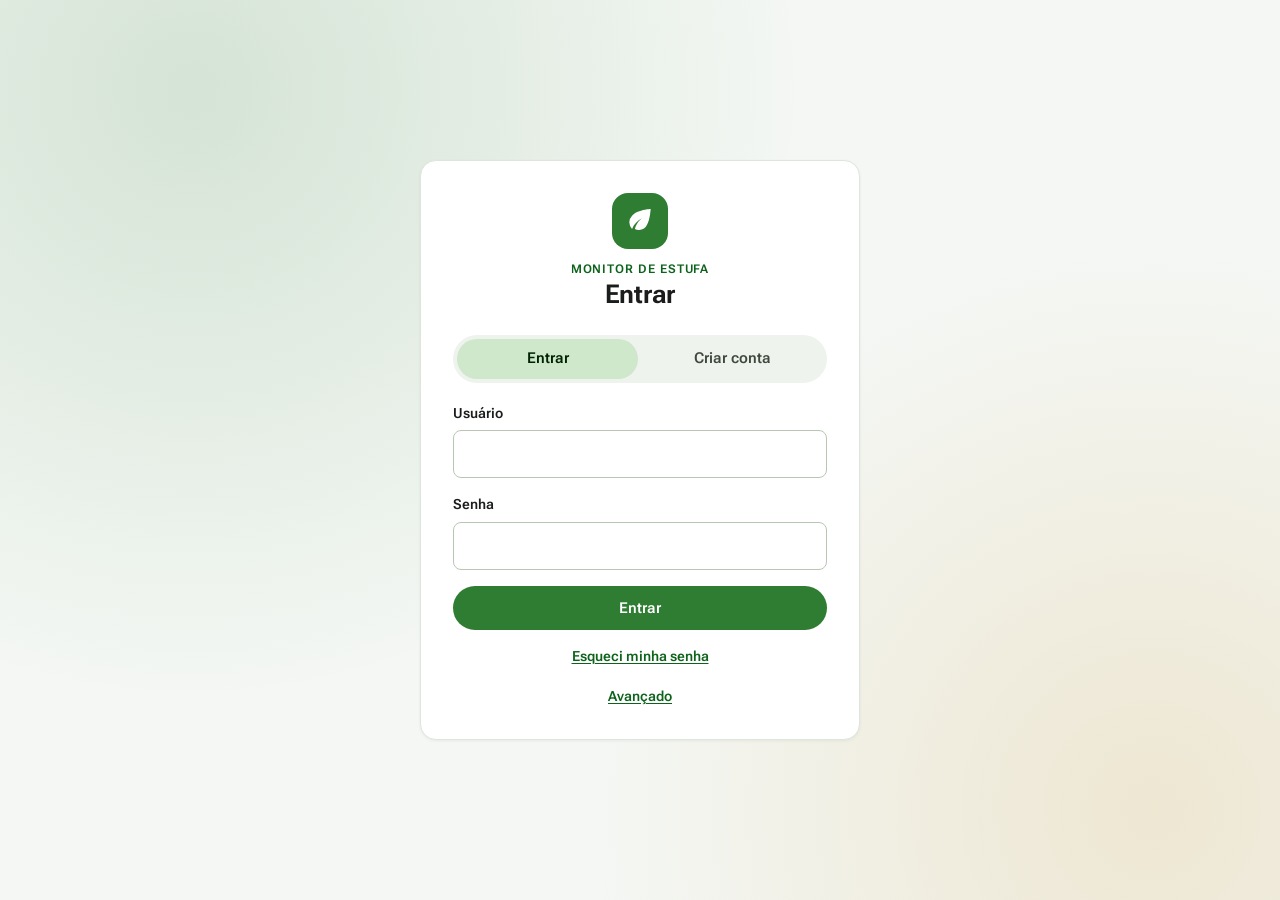
<file: frontend/index.html>
<!doctype html>
<html lang="pt-BR">
  <head>
    <meta charset="UTF-8" />
    <meta name="viewport" content="width=device-width, initial-scale=1.0, viewport-fit=cover" />
    <meta name="description" content="Painel de monitoramento de temperatura e umidade das estufas de secagem de tabaco." />
    <meta name="theme-color" content="#2e7d32" />
    <title>Monitor de Estufa</title>
    <link rel="icon" href="data:image/svg+xml,%3Csvg xmlns='http://www.w3.org/2000/svg' viewBox='0 0 24 24'%3E%3Crect width='24' height='24' rx='6' fill='%232e7d32'/%3E%3Cpath fill='%23fff' d='M7.05 9.05a6 6 0 0 0-.02 8.47c1.26-2.91 3.5-5.35 6.31-6.8a13.67 13.67 0 0 0-4.63 6.66c2.23 1.05 4.97.67 6.81-1.17C18.6 13.13 19 4.43 19 4.43s-8.7.4-11.95 4.62z'/%3E%3C/svg%3E" />
    <link rel="preconnect" href="https://fonts.googleapis.com" />
    <link rel="preconnect" href="https://fonts.gstatic.com" crossorigin />
    <link rel="stylesheet" href="https://fonts.googleapis.com/css2?family=Roboto+Flex:opsz,wght@8..144,400..700&display=swap" />
    <link rel="stylesheet" href="css/styles.css" />
    <script>
      // Aplica o tema salvo antes de desenhar a página, para não piscar.
      try {
        const theme = JSON.parse(localStorage.getItem("monitor.prefs") || "{}").theme;
        if (theme === "light" || theme === "dark") document.documentElement.dataset.theme = theme;
      } catch (_) {}
    </script>
  </head>
  <body>
    <div id="app" aria-live="polite">
      <div class="boot">
        <div class="boot-spinner" aria-hidden="true"></div>
        <p>Carregando o painel…</p>
      </div>
    </div>
    <div id="toasts" class="toasts" role="status" aria-live="polite"></div>
    <noscript>
      <p class="noscript">Ative o JavaScript do navegador para usar o painel.</p>
    </noscript>
    <script type="module" src="js/main.js"></script>
  </body>
</html>
</file>
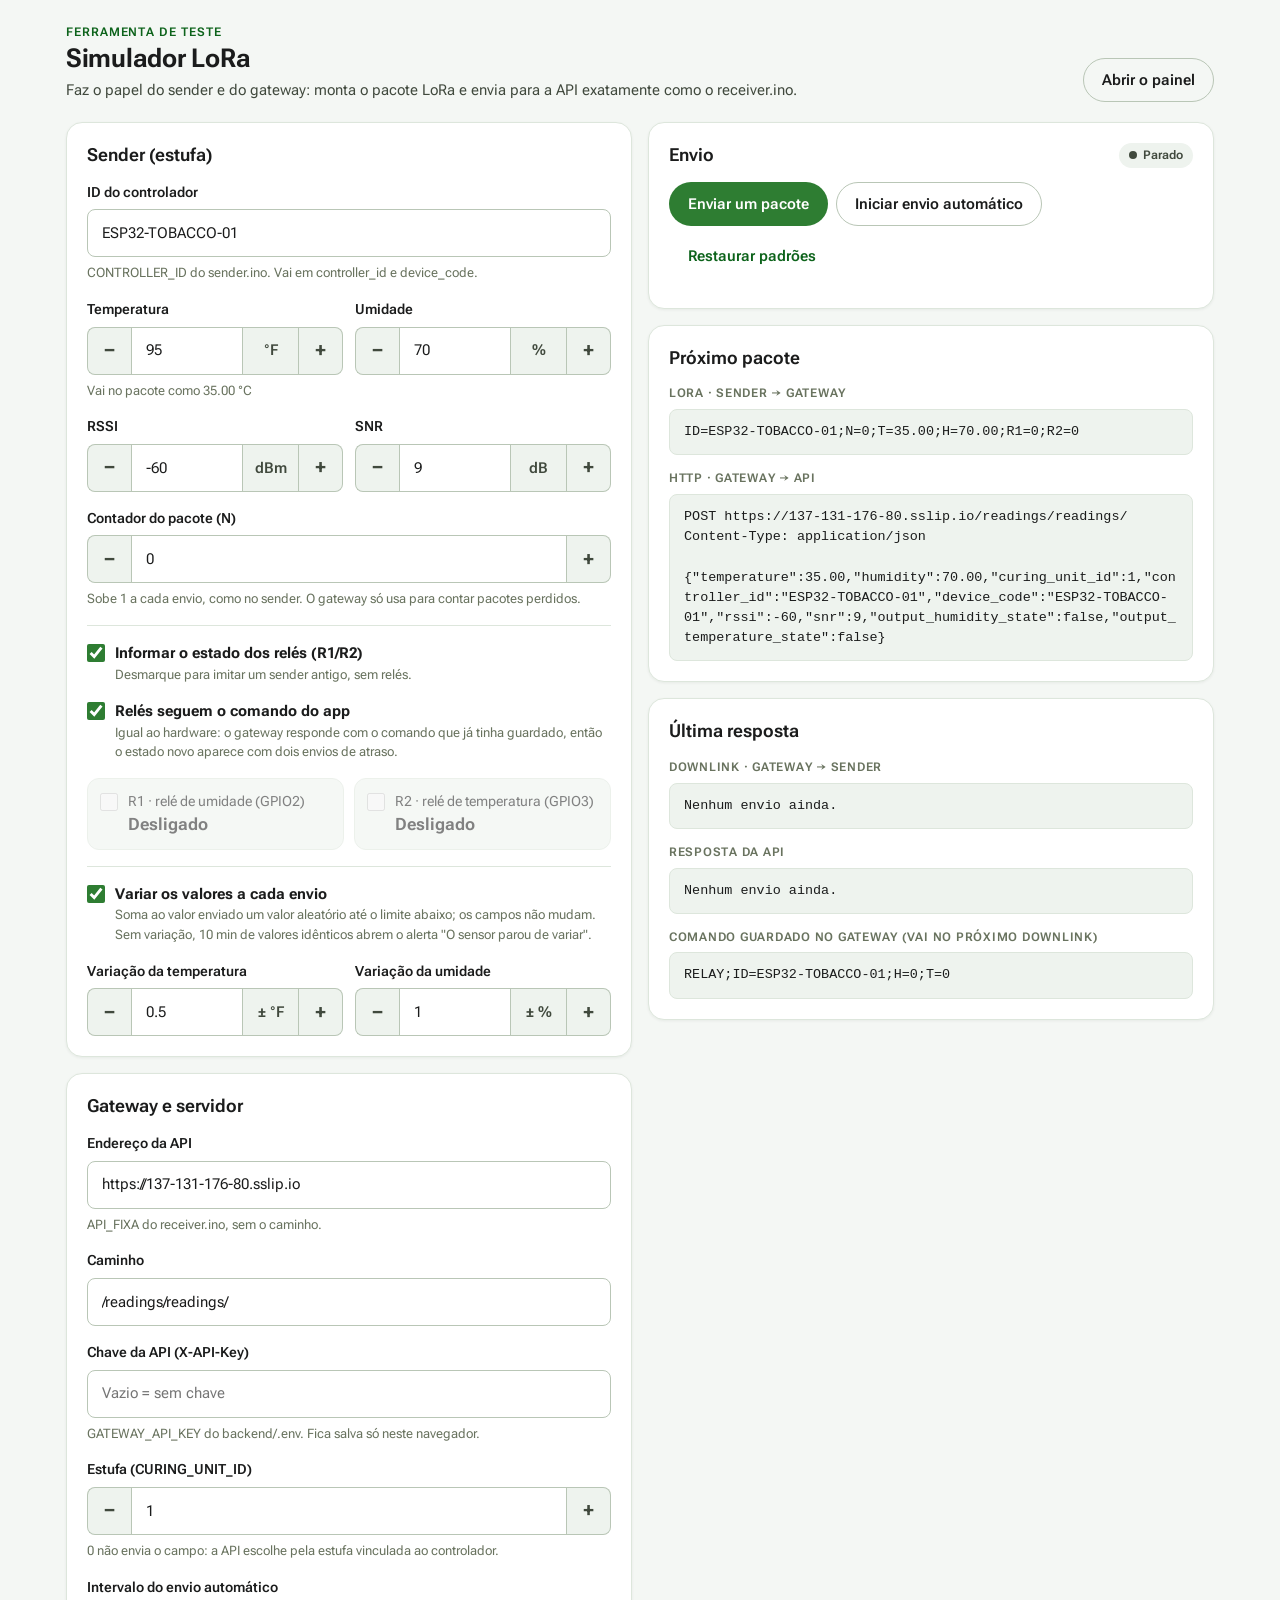
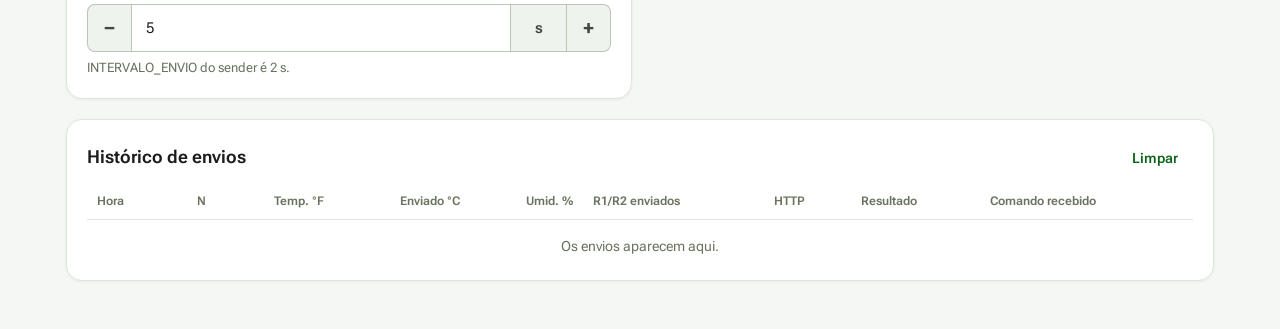
<file: frontend/simulador.html>
<!doctype html>
<html lang="pt-BR">
  <head>
    <meta charset="UTF-8" />
    <meta name="viewport" content="width=device-width, initial-scale=1.0" />
    <meta name="description" content="Simula o sender e o gateway LoRa enviando leituras para a API, para testes." />
    <meta name="theme-color" content="#2e7d32" />
    <title>Simulador LoRa</title>
    <link rel="icon" href="data:image/svg+xml,%3Csvg xmlns='http://www.w3.org/2000/svg' viewBox='0 0 24 24'%3E%3Crect width='24' height='24' rx='6' fill='%232e7d32'/%3E%3Cpath fill='%23fff' d='M7.05 9.05a6 6 0 0 0-.02 8.47c1.26-2.91 3.5-5.35 6.31-6.8a13.67 13.67 0 0 0-4.63 6.66c2.23 1.05 4.97.67 6.81-1.17C18.6 13.13 19 4.43 19 4.43s-8.7.4-11.95 4.62z'/%3E%3C/svg%3E" />
    <link rel="preconnect" href="https://fonts.googleapis.com" />
    <link rel="preconnect" href="https://fonts.gstatic.com" crossorigin />
    <link rel="stylesheet" href="https://fonts.googleapis.com/css2?family=Roboto+Flex:opsz,wght@8..144,400..700&display=swap" />
    <link rel="stylesheet" href="css/styles.css" />
    <script>
      // Mesmo tema escolhido no painel.
      try {
        const theme = JSON.parse(localStorage.getItem("monitor.prefs") || "{}").theme;
        if (theme === "light" || theme === "dark") document.documentElement.dataset.theme = theme;
      } catch (_) {}
    </script>
    <style>
      .sim {
        max-width: 1180px;
        margin: 0 auto;
        padding: 24px 16px 48px;
      }
      .sim-cols {
        display: grid;
        gap: 16px;
        grid-template-columns: 1fr;
        align-items: start;
      }
      @media (min-width: 1000px) {
        .sim-cols {
          grid-template-columns: minmax(0, 1fr) minmax(0, 1fr);
        }
      }
      .check {
        display: flex;
        align-items: flex-start;
        gap: 10px;
        cursor: pointer;
      }
      .check input {
        width: 18px;
        height: 18px;
        margin: 2px 0 0;
        accent-color: var(--primary);
        flex: none;
      }
      .check span {
        display: flex;
        flex-direction: column;
      }
      .check:has(input:disabled) {
        opacity: 0.55;
        cursor: not-allowed;
      }
      .code {
        margin: 0;
        padding: 12px 14px;
        border-radius: var(--radius-sm);
        background: var(--surface-2);
        border: 1px solid var(--border);
        font-family: ui-monospace, "Cascadia Code", Consolas, monospace;
        font-size: 0.84rem;
        line-height: 1.5;
        white-space: pre-wrap;
        overflow-wrap: anywhere;
      }
      .code-label {
        margin: 14px 0 6px;
        font-size: 0.78rem;
        font-weight: 650;
        color: var(--muted);
        text-transform: uppercase;
        letter-spacing: 0.06em;
      }
      .code-label:first-child {
        margin-top: 0;
      }
      .relays {
        display: grid;
        gap: 10px;
        grid-template-columns: repeat(2, minmax(0, 1fr));
      }
      .relay {
        padding: 12px;
        border-radius: var(--radius);
        border: 1px solid var(--border);
        background: var(--surface-2);
      }
      .relay-state {
        font-weight: 650;
        font-size: 1.05rem;
      }
      .relay.is-on {
        background: var(--ok-container);
        color: var(--on-ok-container);
        border-color: transparent;
      }
      .form .divider {
        margin: 0;
      }
      .log-empty {
        padding: 16px 0 4px;
        text-align: center;
      }
      .status-ok {
        color: var(--ok);
        font-weight: 650;
      }
      .status-warn {
        color: var(--warn);
        font-weight: 650;
      }
      .status-crit {
        color: var(--crit);
        font-weight: 650;
      }
      /* Botões − e + dos campos numéricos (os do navegador ficam escondidos) */
      .input-group .input {
        min-width: 0;
      }
      .input[type="number"] {
        -moz-appearance: textfield;
        appearance: textfield;
      }
      .input[type="number"]::-webkit-inner-spin-button,
      .input[type="number"]::-webkit-outer-spin-button {
        -webkit-appearance: none;
        margin: 0;
      }
      .step-btn {
        display: grid;
        place-items: center;
        flex: none;
        width: 44px;
        padding: 0;
        border: 1px solid var(--border-strong);
        background: var(--surface-2);
        color: var(--text-2);
        font-size: 1.3rem;
        font-weight: 600;
        line-height: 1;
        cursor: pointer;
        user-select: none;
        touch-action: manipulation;
      }
      .step-btn:hover {
        background: var(--surface-3);
        color: var(--text);
      }
      .step-btn:active {
        background: var(--primary-container);
        color: var(--on-primary-container);
      }
      .step-btn:disabled {
        opacity: 0.55;
        cursor: not-allowed;
      }
      .step-down {
        border-right: 0;
        border-radius: var(--radius-sm) 0 0 var(--radius-sm);
      }
      .step-up {
        border-left: 0;
        border-radius: 0 var(--radius-sm) var(--radius-sm) 0;
      }
      .input-group .step-down + .input {
        border-top-left-radius: 0;
        border-bottom-left-radius: 0;
      }
      .input-group .input-suffix:has(+ .step-up) {
        border-radius: 0;
      }
      @media (max-width: 480px) {
        .form-row {
          grid-template-columns: 1fr;
        }
      }
    </style>
  </head>
  <body>
    <div class="sim page">
      <header class="page-header">
        <div>
          <p class="eyebrow">Ferramenta de teste</p>
          <h1>Simulador LoRa</h1>
          <p class="page-subtitle">Faz o papel do sender e do gateway: monta o pacote LoRa e envia para a API exatamente como o receiver.ino.</p>
        </div>
        <a class="btn btn-outline" href="./">Abrir o painel</a>
      </header>

      <div class="sim-cols">
        <div class="stack">
          <section class="card">
            <div class="card-header"><h2>Sender (estufa)</h2></div>
            <form id="sender-form" class="form" autocomplete="off">
              <label class="field">
                <span class="field-label">ID do controlador</span>
                <input class="input" name="controller_id" maxlength="40" required />
                <span class="field-hint">CONTROLLER_ID do sender.ino. Vai em controller_id e device_code.</span>
              </label>
              <div class="form-row">
                <label class="field">
                  <span class="field-label">Temperatura</span>
                  <span class="input-group">
                    <input class="input num" name="temperature_f" data-stepper="1" type="number" step="0.1" required />
                    <span class="input-suffix">°F</span>
                  </span>
                  <span class="field-hint" id="temp-f"></span>
                </label>
                <label class="field">
                  <span class="field-label">Umidade</span>
                  <span class="input-group">
                    <input class="input num" name="humidity" data-stepper="1" type="number" step="0.01" required />
                    <span class="input-suffix">%</span>
                  </span>
                </label>
              </div>
              <div class="form-row">
                <label class="field">
                  <span class="field-label">RSSI</span>
                  <span class="input-group">
                    <input class="input num" name="rssi" data-stepper="1" type="number" step="1" required />
                    <span class="input-suffix">dBm</span>
                  </span>
                </label>
                <label class="field">
                  <span class="field-label">SNR</span>
                  <span class="input-group">
                    <input class="input num" name="snr" data-stepper="1" type="number" step="1" min="-128" max="127" required />
                    <span class="input-suffix">dB</span>
                  </span>
                </label>
              </div>
              <label class="field">
                <span class="field-label">Contador do pacote (N)</span>
                <input class="input num" name="n" data-stepper="1" type="number" step="1" min="0" required />
                <span class="field-hint">Sobe 1 a cada envio, como no sender. O gateway só usa para contar pacotes perdidos.</span>
              </label>

              <div class="divider" role="separator"></div>

              <label class="check">
                <input type="checkbox" name="include_relays" />
                <span><strong>Informar o estado dos relés (R1/R2)</strong><span class="field-hint">Desmarque para imitar um sender antigo, sem relés.</span></span>
              </label>
              <label class="check">
                <input type="checkbox" name="follow_app" />
                <span><strong>Relés seguem o comando do app</strong><span class="field-hint">Igual ao hardware: o gateway responde com o comando que já tinha guardado, então o estado novo aparece com dois envios de atraso.</span></span>
              </label>
              <div class="relays">
                <label class="check relay" id="r1-box">
                  <input type="checkbox" name="r1" />
                  <span><span class="small">R1 · relé de umidade (GPIO2)</span><span class="relay-state" id="r1-state"></span></span>
                </label>
                <label class="check relay" id="r2-box">
                  <input type="checkbox" name="r2" />
                  <span><span class="small">R2 · relé de temperatura (GPIO3)</span><span class="relay-state" id="r2-state"></span></span>
                </label>
              </div>

              <div class="divider" role="separator"></div>

              <label class="check">
                <input type="checkbox" name="jitter" />
                <span><strong>Variar os valores a cada envio</strong><span class="field-hint">Soma ao valor enviado um valor aleatório até o limite abaixo; os campos não mudam. Sem variação, 10 min de valores idênticos abrem o alerta "O sensor parou de variar".</span></span>
              </label>
              <div class="form-row">
                <label class="field">
                  <span class="field-label">Variação da temperatura</span>
                  <span class="input-group">
                    <input class="input num" name="jitter_t" data-stepper="0.5" type="number" step="0.1" min="0" />
                    <span class="input-suffix">± °F</span>
                  </span>
                </label>
                <label class="field">
                  <span class="field-label">Variação da umidade</span>
                  <span class="input-group">
                    <input class="input num" name="jitter_h" data-stepper="0.5" type="number" step="0.1" min="0" />
                    <span class="input-suffix">± %</span>
                  </span>
                </label>
              </div>
            </form>
          </section>

          <section class="card">
            <div class="card-header"><h2>Gateway e servidor</h2></div>
            <form id="gateway-form" class="form" autocomplete="off">
              <label class="field">
                <span class="field-label">Endereço da API</span>
                <input class="input" name="api_base" placeholder="http://127.0.0.1:8000" required />
                <span class="field-hint">API_FIXA do receiver.ino, sem o caminho.</span>
              </label>
              <label class="field">
                <span class="field-label">Caminho</span>
                <input class="input" name="api_path" required />
              </label>
              <label class="field">
                <span class="field-label">Chave da API (X-API-Key)</span>
                <input class="input" name="api_key" type="password" autocomplete="new-password" spellcheck="false" placeholder="Vazio = sem chave" />
                <span class="field-hint">GATEWAY_API_KEY do backend/.env. Fica salva só neste navegador.</span>
              </label>
              <label class="field">
                <span class="field-label">Estufa (CURING_UNIT_ID)</span>
                <input class="input num" name="curing_unit_id" data-stepper="1" type="number" step="1" min="0" required />
                <span class="field-hint">0 não envia o campo: a API escolhe pela estufa vinculada ao controlador.</span>
              </label>
              <label class="field">
                <span class="field-label">Intervalo do envio automático</span>
                <span class="input-group">
                  <input class="input num" name="interval" data-stepper="0.5" type="number" step="0.5" min="0.5" required />
                  <span class="input-suffix">s</span>
                </span>
                <span class="field-hint">INTERVALO_ENVIO do sender é 2 s.</span>
              </label>
            </form>
          </section>
        </div>

        <div class="stack">
          <section class="card">
            <div class="row-between" style="margin-bottom: 14px">
              <h2>Envio</h2>
              <span class="badge badge-neutral" id="auto-badge"><span class="badge-dot"></span><span>Parado</span></span>
            </div>
            <div class="row">
              <button type="button" class="btn btn-primary" id="send-once">Enviar um pacote</button>
              <button type="button" class="btn btn-outline" id="toggle-auto">Iniciar envio automático</button>
              <button type="button" class="btn btn-ghost" id="reset">Restaurar padrões</button>
            </div>
            <p class="field-hint" id="hint" style="margin-top: 10px"></p>
          </section>

          <section class="card">
            <div class="card-header"><h2>Próximo pacote</h2></div>
            <p class="code-label">LoRa · sender → gateway</p>
            <pre class="code" id="preview-lora"></pre>
            <p class="code-label">HTTP · gateway → API</p>
            <pre class="code" id="preview-http"></pre>
          </section>

          <section class="card">
            <div class="card-header"><h2>Última resposta</h2><span id="last-status"></span></div>
            <p class="code-label">Downlink · gateway → sender</p>
            <pre class="code" id="last-downlink">Nenhum envio ainda.</pre>
            <p class="code-label">Resposta da API</p>
            <pre class="code" id="last-response">Nenhum envio ainda.</pre>
            <p class="code-label">Comando guardado no gateway (vai no próximo downlink)</p>
            <pre class="code" id="gateway-cache"></pre>
          </section>
        </div>
      </div>

      <section class="card">
        <div class="row-between" style="margin-bottom: 8px">
          <h2>Histórico de envios</h2>
          <button type="button" class="btn btn-ghost btn-sm" id="clear-log">Limpar</button>
        </div>
        <div class="table-wrap">
          <table class="table">
            <thead>
              <tr>
                <th>Hora</th>
                <th class="num">N</th>
                <th class="num">Temp. °F</th>
                <th class="num">Enviado °C</th>
                <th class="num">Umid. %</th>
                <th>R1/R2 enviados</th>
                <th>HTTP</th>
                <th>Resultado</th>
                <th>Comando recebido</th>
              </tr>
            </thead>
            <tbody id="log"></tbody>
          </table>
        </div>
        <p class="muted small log-empty" id="log-empty">Os envios aparecem aqui.</p>
      </section>
    </div>

    <!-- Script comum (não module) para funcionar aberto direto do disco (file://). -->
    <script src="js/simulador.js" defer></script>
  </body>
</html>
</file>
<file: frontend/css/styles.css>
/* =========================================================
   Monitor de Estufa — tokens do DESIGN.md (AgroTech Curing Monitor)
   ========================================================= */

:root {
  color-scheme: light;

  --bg: #f4f7f4;
  --surface: #ffffff;
  --surface-2: #eef3ee;
  --surface-3: #e3ebe3;
  --border: #dde6dc;
  --border-strong: #b9c6b6;

  --text: #1b1c1c;
  --text-2: #40493d;
  --muted: #69735f;

  --primary: #2e7d32;
  --primary-strong: #1b5e20;
  --primary-text: #0d631b;
  --on-primary: #ffffff;
  --primary-container: #cfe8cb;
  --on-primary-container: #002204;

  --ok: #2e7d32;
  --ok-container: #dff0dc;
  --on-ok-container: #0b3d10;
  --warn: #8a5a00;
  --warn-icon: #c68100;
  --warn-container: #fff3cf;
  --on-warn-container: #3d2800;
  --crit: #ba1a1a;
  --crit-container: #ffdad6;
  --on-crit-container: #7a0008;
  --offline: #616161;
  --offline-container: #ececec;
  --on-offline-container: #2f2f2f;
  --info-container: #e2ecf5;
  --on-info-container: #0f2c45;

  --chart-line: #2e7d32;
  --chart-area: rgba(46, 125, 50, 0.1);
  --chart-band: rgba(46, 125, 50, 0.07);
  --chart-grid: #e4eae3;
  --chart-limit: #9aa895;

  --shadow-1: 0 1px 3px rgba(0, 34, 4, 0.06);
  --shadow-2: 0 3px 6px rgba(0, 34, 4, 0.08);
  --shadow-3: 0 6px 16px rgba(0, 34, 4, 0.14);
  --scrim: rgba(25, 29, 25, 0.45);

  --radius-sm: 8px;
  --radius: 12px;
  --radius-lg: 16px;
  --radius-full: 999px;

  --font: "Roboto Flex", system-ui, -apple-system, "Segoe UI", Roboto, "Helvetica Neue", Arial, sans-serif;
  --sidebar-width: 248px;
  --bottom-nav-height: 72px;
}

@media (prefers-color-scheme: dark) {
  :root:not([data-theme="light"]) {
    color-scheme: dark;
    --bg: #101410;
    --surface: #191d19;
    --surface-2: #212621;
    --surface-3: #2a302a;
    --border: #2f362f;
    --border-strong: #46503f;
    --text: #e3e6e0;
    --text-2: #c2cabd;
    --muted: #95a08f;
    --primary: #2e7d32;
    --primary-strong: #3a8f3e;
    --primary-text: #88d982;
    --on-primary: #ffffff;
    --primary-container: #1f3a20;
    --on-primary-container: #b8f0b2;
    --ok: #88d982;
    --ok-container: #1f3a20;
    --on-ok-container: #b8f0b2;
    --warn: #ffc865;
    --warn-icon: #ffb938;
    --warn-container: #3a2b0a;
    --on-warn-container: #ffe3b0;
    --crit: #ffb4ab;
    --crit-container: #4a1512;
    --on-crit-container: #ffdad6;
    --offline: #b0b0b0;
    --offline-container: #2c2c2c;
    --on-offline-container: #e0e0e0;
    --info-container: #1b2c3b;
    --on-info-container: #cfe3f5;
    --chart-line: #48a64c;
    --chart-area: rgba(72, 166, 76, 0.14);
    --chart-band: rgba(72, 166, 76, 0.09);
    --chart-grid: #293029;
    --chart-limit: #6b7866;
    --shadow-1: 0 1px 3px rgba(0, 0, 0, 0.4);
    --shadow-2: 0 3px 8px rgba(0, 0, 0, 0.45);
    --shadow-3: 0 8px 24px rgba(0, 0, 0, 0.55);
    --scrim: rgba(0, 0, 0, 0.6);
  }
}

:root[data-theme="dark"] {
  color-scheme: dark;
  --bg: #101410;
  --surface: #191d19;
  --surface-2: #212621;
  --surface-3: #2a302a;
  --border: #2f362f;
  --border-strong: #46503f;
  --text: #e3e6e0;
  --text-2: #c2cabd;
  --muted: #95a08f;
  --primary: #2e7d32;
  --primary-strong: #3a8f3e;
  --primary-text: #88d982;
  --on-primary: #ffffff;
  --primary-container: #1f3a20;
  --on-primary-container: #b8f0b2;
  --ok: #88d982;
  --ok-container: #1f3a20;
  --on-ok-container: #b8f0b2;
  --warn: #ffc865;
  --warn-icon: #ffb938;
  --warn-container: #3a2b0a;
  --on-warn-container: #ffe3b0;
  --crit: #ffb4ab;
  --crit-container: #4a1512;
  --on-crit-container: #ffdad6;
  --offline: #b0b0b0;
  --offline-container: #2c2c2c;
  --on-offline-container: #e0e0e0;
  --info-container: #1b2c3b;
  --on-info-container: #cfe3f5;
  --chart-line: #48a64c;
  --chart-area: rgba(72, 166, 76, 0.14);
  --chart-band: rgba(72, 166, 76, 0.09);
  --chart-grid: #293029;
  --chart-limit: #6b7866;
  --shadow-1: 0 1px 3px rgba(0, 0, 0, 0.4);
  --shadow-2: 0 3px 8px rgba(0, 0, 0, 0.45);
  --shadow-3: 0 8px 24px rgba(0, 0, 0, 0.55);
  --scrim: rgba(0, 0, 0, 0.6);
}

/* =========================================================
   Base
   ========================================================= */

*,
*::before,
*::after {
  box-sizing: border-box;
}

html {
  -webkit-text-size-adjust: 100%;
}

body {
  margin: 0;
  min-height: 100vh;
  background: var(--bg);
  color: var(--text);
  font-family: var(--font);
  font-size: 15px;
  line-height: 1.5;
  -webkit-font-smoothing: antialiased;
}

h1,
h2,
h3,
h4,
p {
  margin: 0;
}

h1 {
  font-size: 1.6rem;
  line-height: 1.25;
  font-weight: 650;
  letter-spacing: -0.01em;
}

h2 {
  font-size: 1.15rem;
  line-height: 1.35;
  font-weight: 620;
}

h3 {
  font-size: 1rem;
  line-height: 1.4;
  font-weight: 600;
}

a {
  color: var(--primary-text);
}

button,
input,
select,
textarea {
  font: inherit;
  color: inherit;
}

:focus-visible {
  outline: 3px solid color-mix(in srgb, var(--primary) 55%, transparent);
  outline-offset: 2px;
}

.sr-only {
  position: absolute;
  width: 1px;
  height: 1px;
  padding: 0;
  margin: -1px;
  overflow: hidden;
  clip: rect(0, 0, 0, 0);
  white-space: nowrap;
  border: 0;
}

.muted {
  color: var(--muted);
}

.text-2 {
  color: var(--text-2);
}

.small {
  font-size: 0.85rem;
}

.num {
  font-variant-numeric: tabular-nums;
}

.icon {
  display: inline-flex;
  flex: none;
  width: 1.25em;
  height: 1.25em;
}

.icon svg {
  width: 100%;
  height: 100%;
  fill: currentColor;
}

.noscript {
  padding: 24px;
  text-align: center;
}

/* =========================================================
   Boot / carregamento
   ========================================================= */

.boot {
  min-height: 100vh;
  display: grid;
  place-content: center;
  justify-items: center;
  gap: 16px;
  color: var(--muted);
}

.boot-spinner,
.spinner {
  width: 36px;
  height: 36px;
  border-radius: 50%;
  border: 3px solid var(--surface-3);
  border-top-color: var(--primary);
  animation: spin 0.9s linear infinite;
}

.spinner {
  width: 18px;
  height: 18px;
  border-width: 2px;
}

@keyframes spin {
  to {
    transform: rotate(360deg);
  }
}

/* =========================================================
   Estrutura: barra lateral (desktop) e barra inferior (celular)
   ========================================================= */

.shell {
  min-height: 100vh;
}

.sidebar {
  display: none;
}

.topbar {
  position: sticky;
  top: 0;
  z-index: 20;
  display: flex;
  align-items: center;
  gap: 12px;
  min-height: 60px;
  padding: 8px 16px;
  padding-top: max(8px, env(safe-area-inset-top));
  background: color-mix(in srgb, var(--bg) 88%, transparent);
  backdrop-filter: blur(10px);
  border-bottom: 1px solid var(--border);
}

.brand {
  display: flex;
  align-items: center;
  gap: 10px;
  min-width: 0;
  color: var(--text);
  text-decoration: none;
}

.brand-mark {
  display: grid;
  place-items: center;
  width: 36px;
  height: 36px;
  flex: none;
  border-radius: 10px;
  background: var(--primary);
  color: var(--on-primary);
}

.brand-mark .icon {
  width: 22px;
  height: 22px;
}

.brand-text {
  display: flex;
  flex-direction: column;
  min-width: 0;
  line-height: 1.2;
}

.brand-eyebrow {
  font-size: 0.7rem;
  font-weight: 650;
  letter-spacing: 0.08em;
  text-transform: uppercase;
  color: var(--primary-text);
}

.brand-title {
  font-size: 1.05rem;
  font-weight: 620;
  white-space: nowrap;
  overflow: hidden;
  text-overflow: ellipsis;
}

.topbar-actions {
  margin-left: auto;
  display: flex;
  align-items: center;
  gap: 8px;
}

.connection {
  display: inline-flex;
  align-items: center;
  gap: 6px;
  padding: 4px 10px;
  border-radius: var(--radius-full);
  font-size: 0.8rem;
  font-weight: 600;
  background: var(--surface-2);
  color: var(--text-2);
}

.connection .dot {
  width: 8px;
  height: 8px;
  border-radius: 50%;
  background: var(--ok);
}

.connection.is-down {
  background: var(--crit-container);
  color: var(--on-crit-container);
}

.connection.is-down .dot {
  background: var(--crit);
}

.connection-label {
  display: none;
}

.view {
  width: 100%;
  max-width: 1180px;
  margin: 0 auto;
  padding: 16px 16px calc(var(--bottom-nav-height) + 24px + env(safe-area-inset-bottom));
}

.bottom-nav {
  position: fixed;
  inset: auto 0 0 0;
  z-index: 30;
  display: grid;
  grid-auto-columns: 1fr;
  grid-auto-flow: column;
  height: calc(var(--bottom-nav-height) + env(safe-area-inset-bottom));
  padding-bottom: env(safe-area-inset-bottom);
  background: var(--surface);
  border-top: 1px solid var(--border);
}

.nav-link {
  position: relative;
  display: flex;
  flex-direction: column;
  align-items: center;
  justify-content: center;
  gap: 4px;
  min-width: 0;
  color: var(--text-2);
  text-decoration: none;
  font-size: 0.72rem;
  font-weight: 600;
}

.nav-pill {
  position: relative;
  display: grid;
  place-items: center;
  width: 56px;
  height: 30px;
  border-radius: var(--radius-full);
  transition: background 0.15s;
}

.nav-pill .icon {
  width: 22px;
  height: 22px;
}

.nav-link[aria-current="page"] {
  color: var(--text);
}

.nav-link[aria-current="page"] .nav-pill {
  background: var(--primary-container);
  color: var(--on-primary-container);
}

.nav-badge {
  position: absolute;
  top: -4px;
  right: 6px;
  min-width: 18px;
  height: 18px;
  padding: 0 5px;
  border-radius: var(--radius-full);
  background: var(--crit);
  color: #fff;
  font-size: 0.68rem;
  font-weight: 700;
  line-height: 18px;
  text-align: center;
}

:root[data-theme="dark"] .nav-badge {
  color: #3a0003;
}

@media (prefers-color-scheme: dark) {
  :root:not([data-theme="light"]) .nav-badge {
    color: #3a0003;
  }
}

@media (min-width: 900px) {
  .shell {
    display: grid;
    grid-template-columns: var(--sidebar-width) 1fr;
  }

  .sidebar {
    position: sticky;
    top: 0;
    height: 100vh;
    display: flex;
    flex-direction: column;
    gap: 24px;
    padding: 20px 14px;
    background: var(--surface);
    border-right: 1px solid var(--border);
  }

  .sidebar .brand {
    padding: 0 8px;
  }

  .side-nav {
    display: flex;
    flex-direction: column;
    gap: 4px;
  }

  .side-nav .nav-link {
    flex-direction: row;
    justify-content: flex-start;
    gap: 12px;
    padding: 10px 12px;
    border-radius: var(--radius-full);
    font-size: 0.95rem;
    font-weight: 560;
  }

  .side-nav .nav-link:hover {
    background: var(--surface-2);
  }

  .side-nav .nav-pill {
    width: auto;
    height: auto;
    background: none !important;
  }

  .side-nav .nav-link[aria-current="page"] {
    background: var(--primary-container);
    color: var(--on-primary-container);
  }

  .side-nav .nav-badge {
    position: static;
    margin-left: auto;
  }

  .sidebar-footer {
    margin-top: auto;
    padding: 12px;
    border-radius: var(--radius);
    background: var(--surface-2);
    font-size: 0.85rem;
    color: var(--text-2);
  }

  .topbar .brand {
    display: none;
  }

  .connection-label {
    display: inline;
  }

  .bottom-nav {
    display: none;
  }

  .view {
    padding: 24px 32px 48px;
  }
}

/* =========================================================
   Página e seções
   ========================================================= */

.page {
  display: flex;
  flex-direction: column;
  gap: 20px;
}

.page.is-loading {
  opacity: 0.55;
  transition: opacity 0.2s;
}

.page-header {
  display: flex;
  flex-wrap: wrap;
  align-items: flex-end;
  justify-content: space-between;
  gap: 12px;
}

.page-header .eyebrow {
  margin-bottom: 2px;
}

.eyebrow {
  font-size: 0.72rem;
  font-weight: 650;
  letter-spacing: 0.08em;
  text-transform: uppercase;
  color: var(--primary-text);
}

.page-subtitle {
  margin-top: 4px;
  color: var(--text-2);
}

.grid {
  display: grid;
  gap: 16px;
}

.grid-2 {
  grid-template-columns: 1fr;
}

/* Quantas colunas couberem, cada uma com pelo menos 320px (ou a largura toda no celular). */
.grid-3 {
  grid-template-columns: repeat(auto-fill, minmax(min(100%, 320px), 1fr));
}

@media (min-width: 640px) {
  .grid-2 {
    grid-template-columns: repeat(2, minmax(0, 1fr));
  }
}

@media (min-width: 1000px) {
  .grid-main {
    grid-template-columns: minmax(0, 2fr) minmax(300px, 1fr);
    align-items: start;
  }
}

.stack {
  display: flex;
  flex-direction: column;
  gap: 16px;
}

.row {
  display: flex;
  flex-wrap: wrap;
  align-items: center;
  gap: 8px;
}

.row-between {
  display: flex;
  flex-wrap: wrap;
  align-items: center;
  justify-content: space-between;
  gap: 8px;
}

/* =========================================================
   Cartões
   ========================================================= */

.card {
  min-width: 0;
  padding: 16px;
  border-radius: var(--radius-lg);
  background: var(--surface);
  border: 1px solid var(--border);
  box-shadow: var(--shadow-1);
}

@media (min-width: 640px) {
  .card {
    padding: 20px;
  }
}

.card-header {
  display: flex;
  align-items: flex-start;
  justify-content: space-between;
  gap: 12px;
  margin-bottom: 14px;
}

.card-header h2,
.card-header h3 {
  display: flex;
  align-items: center;
  gap: 8px;
}

.card-header .icon {
  color: var(--primary-text);
}

.card-footer {
  display: flex;
  flex-wrap: wrap;
  gap: 8px;
  margin-top: 16px;
  padding-top: 14px;
  border-top: 1px solid var(--border);
}

.card-link {
  display: inline-flex;
  align-items: center;
  gap: 4px;
  font-weight: 600;
  font-size: 0.9rem;
  color: var(--primary-text);
  text-decoration: none;
  white-space: nowrap;
}

.card-link:hover {
  text-decoration: underline;
}

.divider {
  height: 1px;
  margin: 14px 0;
  background: var(--border);
}

/* =========================================================
   Botões
   ========================================================= */

.btn {
  display: inline-flex;
  align-items: center;
  justify-content: center;
  gap: 8px;
  min-height: 44px;
  padding: 0 18px;
  border: 1px solid transparent;
  border-radius: var(--radius-full);
  background: var(--surface-2);
  color: var(--text);
  font-weight: 600;
  font-size: 0.92rem;
  text-decoration: none;
  cursor: pointer;
  transition: background 0.15s, box-shadow 0.15s, opacity 0.15s;
  white-space: nowrap;
}

.btn:hover {
  background: var(--surface-3);
}

.btn:disabled {
  opacity: 0.55;
  cursor: not-allowed;
}

.btn .icon {
  width: 20px;
  height: 20px;
}

.btn-primary {
  background: var(--primary);
  color: var(--on-primary);
}

.btn-primary:hover {
  background: var(--primary-strong);
  box-shadow: var(--shadow-2);
}

.btn-outline {
  background: transparent;
  border-color: var(--border-strong);
}

.btn-outline:hover {
  background: var(--surface-2);
}

.btn-danger {
  background: var(--crit-container);
  color: var(--on-crit-container);
}

.btn-danger:hover {
  background: color-mix(in srgb, var(--crit-container) 80%, var(--crit));
}

.btn-danger-solid {
  background: #ba1a1a;
  color: #fff;
}

.btn-danger-solid:hover {
  background: #93000a;
}

.btn-ghost {
  background: transparent;
  color: var(--primary-text);
}

.btn-ghost:hover {
  background: var(--surface-2);
}

.btn-sm {
  min-height: 36px;
  padding: 0 14px;
  font-size: 0.85rem;
}

.btn-icon {
  width: 44px;
  padding: 0;
}

.btn-block {
  width: 100%;
}

/* =========================================================
   Selos de estado (sempre com ícone + texto)
   ========================================================= */

.badge {
  display: inline-flex;
  align-items: center;
  gap: 6px;
  padding: 3px 10px;
  border-radius: var(--radius-full);
  font-size: 0.78rem;
  font-weight: 650;
  line-height: 1.5;
  white-space: nowrap;
}

.badge .icon {
  width: 15px;
  height: 15px;
}

.badge-dot {
  width: 8px;
  height: 8px;
  border-radius: 50%;
  background: currentColor;
}

.badge-ok {
  background: var(--ok-container);
  color: var(--on-ok-container);
}

.badge-ok .badge-dot {
  background: var(--ok);
  box-shadow: 0 0 0 0 color-mix(in srgb, var(--ok) 60%, transparent);
  animation: pulse 2s infinite;
}

.badge-warn {
  background: var(--warn-container);
  color: var(--on-warn-container);
}

.badge-crit {
  background: var(--crit-container);
  color: var(--on-crit-container);
}

.badge-offline {
  background: var(--offline-container);
  color: var(--on-offline-container);
}

.badge-neutral {
  background: var(--surface-2);
  color: var(--text-2);
}

.badge-info {
  background: var(--info-container);
  color: var(--on-info-container);
}

@keyframes pulse {
  0% {
    box-shadow: 0 0 0 0 color-mix(in srgb, var(--ok) 55%, transparent);
  }
  70% {
    box-shadow: 0 0 0 7px transparent;
  }
  100% {
    box-shadow: 0 0 0 0 transparent;
  }
}

@media (prefers-reduced-motion: reduce) {
  *,
  *::before,
  *::after {
    animation: none !important;
    transition: none !important;
  }
}

/* =========================================================
   Faixa de aviso (status em linguagem simples)
   ========================================================= */

.banner {
  display: flex;
  align-items: flex-start;
  gap: 12px;
  padding: 14px 16px;
  border-radius: var(--radius-lg);
}

.banner > .icon {
  width: 24px;
  height: 24px;
  margin-top: 1px;
}

.banner-body {
  flex: 1;
  min-width: 0;
}

.banner-title {
  font-weight: 650;
}

.banner-text {
  margin-top: 2px;
  font-size: 0.92rem;
}

.banner-actions {
  display: flex;
  flex-wrap: wrap;
  gap: 8px;
  margin-top: 10px;
}

.banner-ok {
  background: var(--ok-container);
  color: var(--on-ok-container);
}

.banner-warn {
  background: var(--warn-container);
  color: var(--on-warn-container);
}

.banner-warn > .icon {
  color: var(--warn-icon);
}

.banner-crit {
  background: var(--crit-container);
  color: var(--on-crit-container);
}

.banner-offline {
  background: var(--offline-container);
  color: var(--on-offline-container);
}

.banner-info {
  background: var(--info-container);
  color: var(--on-info-container);
}

.banner .btn {
  min-height: 38px;
  background: var(--surface);
  color: var(--text);
}

.banner .btn-primary {
  background: var(--primary);
  color: var(--on-primary);
}

/* =========================================================
   Indicadores (temperatura e umidade)
   ========================================================= */

.meter {
  position: relative;
  height: 10px;
  border-radius: var(--radius-full);
  background: var(--surface-3);
}

.meter-safe {
  position: absolute;
  top: 0;
  bottom: 0;
  border-radius: var(--radius-full);
  background: var(--primary-container);
}

.meter-marker {
  position: absolute;
  top: 50%;
  width: 16px;
  height: 16px;
  margin-left: -8px;
  border-radius: 50%;
  transform: translateY(-50%);
  background: var(--primary);
  box-shadow: 0 0 0 2px var(--surface);
}

.meter-marker.is-out {
  background: var(--crit);
}

/* Valor grande: rótulo, número, régua e faixa esperada. */
.readings {
  display: grid;
  grid-template-columns: repeat(2, minmax(0, 1fr));
  gap: 16px 24px;
}

.reading {
  display: flex;
  flex-direction: column;
  gap: 6px;
  min-width: 0;
}

.reading-label {
  display: flex;
  align-items: center;
  gap: 6px;
  font-size: 0.875rem;
  font-weight: 600;
  color: var(--text-2);
}

.reading-label .icon {
  width: 18px;
  height: 18px;
}

.reading-label .reading-trend {
  margin-left: auto;
  color: var(--crit);
}

.reading-value {
  display: flex;
  align-items: baseline;
  gap: 4px;
  min-width: 0;
}

.reading-number {
  font-size: clamp(2.2rem, 9vw, 3.2rem);
  line-height: 1;
  font-weight: 750;
  letter-spacing: -0.02em;
}

.reading-unit {
  font-size: 1.25rem;
  font-weight: 600;
  color: var(--text-2);
}

.reading-target {
  font-size: 0.875rem;
  font-weight: 700;
  color: var(--primary-text);
}

.target-row {
  display: flex;
  align-items: center;
  gap: 8px;
  padding: 4px 4px 4px 12px;
  border-radius: var(--radius);
  background: var(--surface-2);
}

.target-row > .icon {
  color: var(--primary-text);
}

.target-row .target-text {
  flex: 1;
  min-width: 0;
}

.target-row strong {
  font-size: 1.1rem;
}

.target-row.is-missing {
  background: var(--warn-container);
  color: var(--on-warn-container);
  font-weight: 600;
}

.target-row.is-missing > .icon {
  color: var(--warn-icon);
}

.reading-expected {
  font-size: 0.82rem;
  color: var(--muted);
}

.reading.is-out .reading-number,
.reading.is-out .reading-expected {
  color: var(--crit);
}

.reading.is-stale .reading-number,
.reading.is-stale .reading-unit {
  color: var(--muted);
}

.reading.is-compact {
  gap: 2px;
}

.reading.is-compact .reading-number {
  font-size: 1.9rem;
}

.reading.is-compact .reading-unit {
  font-size: 1rem;
}

/* =========================================================
   Estufas: lista e cabeçalho da tela da estufa
   ========================================================= */

.unit-card {
  display: flex;
  flex-direction: column;
  gap: 10px;
  color: inherit;
  text-decoration: none;
  transition: border-color 0.15s, box-shadow 0.15s;
}

.unit-card:hover {
  border-color: var(--border-strong);
  box-shadow: var(--shadow-2);
}

.unit-card:focus-visible {
  outline: 3px solid var(--primary);
  outline-offset: 2px;
}

.unit-card-head {
  display: flex;
  align-items: center;
  gap: 8px;
}

.unit-card-head h2 {
  flex: 1;
  min-width: 0;
  overflow: hidden;
  text-overflow: ellipsis;
  white-space: nowrap;
  font-size: 1.15rem;
}

.unit-card-chevron {
  color: var(--muted);
}

.unit-card .phase-tag {
  align-self: flex-start;
}

.unit-card .readings {
  margin-top: 4px;
}

.unit-card-foot {
  font-size: 0.82rem;
  color: var(--muted);
}

.unit-card-foot.is-warn {
  color: var(--warn);
  font-weight: 600;
}

.unit-card-foot.is-crit {
  color: var(--crit);
  font-weight: 600;
}

.unit-header {
  display: grid;
  gap: 8px;
}

.unit-header .card-link {
  justify-self: start;
}

.icon.is-back {
  transform: rotate(180deg);
}

.section-heading {
  margin-bottom: 10px;
  font-size: 1rem;
}

.list-card {
  padding-top: 4px;
  padding-bottom: 4px;
}

.list-row {
  display: flex;
  align-items: center;
  gap: 12px;
  padding: 10px 0;
  border-bottom: 1px solid var(--border);
}

.list-row:last-child {
  border-bottom: 0;
}

.list-row-body {
  flex: 1;
  min-width: 0;
  display: grid;
}

/* Menu de opções da estufa (renomear, duração, fase, excluir). */
.menu {
  position: relative;
}

.menu summary {
  list-style: none;
}

.menu summary::-webkit-details-marker {
  display: none;
}

.menu-list {
  position: absolute;
  right: 0;
  z-index: 20;
  min-width: 200px;
  margin-top: 6px;
  padding: 6px;
  border-radius: var(--radius);
  background: var(--surface);
  border: 1px solid var(--border);
  box-shadow: var(--shadow-3);
}

.menu-item {
  display: flex;
  align-items: center;
  gap: 10px;
  width: 100%;
  min-height: 44px;
  padding: 0 12px;
  border: 0;
  border-radius: var(--radius-sm);
  background: none;
  color: var(--text);
  font: inherit;
  text-align: left;
  cursor: pointer;
}

.menu-item:hover {
  background: var(--surface-2);
}

.menu-item .icon {
  color: var(--muted);
}

.menu-item.is-danger,
.menu-item.is-danger .icon {
  color: var(--crit);
}

.menu-item:disabled,
.menu-item:disabled .icon {
  color: var(--muted);
  cursor: not-allowed;
}

.menu-item:disabled:hover {
  background: none;
}

.menu-item-text {
  display: flex;
  flex-direction: column;
  gap: 2px;
  padding: 8px 0;
}

.menu-item-hint {
  max-width: 240px;
  font-size: 0.8125rem;
  line-height: 1.3;
}

.paused-note {
  margin-bottom: 12px;
  font-weight: 600;
}

.choice-list {
  margin: 0;
  padding-left: 18px;
  display: grid;
  gap: 6px;
  color: var(--text-2);
}

.phase-next {
  margin-top: 16px;
}

.phase-next h3 {
  font-size: 0.95rem;
}

.card > .progress {
  margin-top: 12px;
}

.card-header + .filters {
  margin-bottom: 14px;
}

.details.details-3 {
  grid-template-columns: repeat(3, minmax(0, 1fr));
  margin: 4px 0 14px;
}

.details dd {
  font-variant-numeric: tabular-nums;
}

.output-last {
  display: flex;
  align-items: center;
  gap: 6px;
  margin-top: 14px;
}

.output-last .icon {
  width: 18px;
  height: 18px;
  color: var(--muted);
}

.legend {
  display: grid;
  gap: 10px;
  margin: 0;
}

.legend div {
  display: grid;
  grid-template-columns: 140px minmax(0, 1fr);
  align-items: center;
  gap: 10px;
}

.legend dd {
  margin: 0;
}

@media (max-width: 400px) {
  .legend div {
    grid-template-columns: 1fr;
    gap: 4px;
  }
}

/* =========================================================
   Formulários
   ========================================================= */

.form {
  display: flex;
  flex-direction: column;
  gap: 16px;
}

.field {
  display: flex;
  flex-direction: column;
  gap: 6px;
}

.field-label {
  font-weight: 600;
  font-size: 0.9rem;
}

.field-hint {
  font-size: 0.82rem;
  color: var(--muted);
}

.field-error {
  font-size: 0.85rem;
  color: var(--crit);
}

.input,
.select {
  width: 100%;
  min-height: 48px;
  padding: 10px 14px;
  border: 1px solid var(--border-strong);
  border-radius: var(--radius-sm);
  background: var(--surface);
  color: var(--text);
}

.input:focus,
.select:focus {
  outline: none;
  border-color: var(--primary);
  box-shadow: 0 0 0 2px color-mix(in srgb, var(--primary) 35%, transparent);
}

.input[aria-invalid="true"] {
  border-color: var(--crit);
}

.input-group {
  display: flex;
  align-items: stretch;
}

.input-group .input {
  border-top-right-radius: 0;
  border-bottom-right-radius: 0;
}

.input-suffix {
  display: grid;
  place-items: center;
  min-width: 56px;
  padding: 0 12px;
  border: 1px solid var(--border-strong);
  border-left: 0;
  border-radius: 0 var(--radius-sm) var(--radius-sm) 0;
  background: var(--surface-2);
  color: var(--text-2);
  font-weight: 600;
}

.form-row {
  display: grid;
  gap: 12px;
  grid-template-columns: repeat(2, minmax(0, 1fr));
}

.form-actions {
  display: flex;
  flex-wrap: wrap;
  justify-content: flex-end;
  gap: 8px;
}

.form-error {
  padding: 10px 14px;
  border-radius: var(--radius-sm);
  background: var(--crit-container);
  color: var(--on-crit-container);
  font-size: 0.9rem;
}

.form-success {
  padding: 10px 14px;
  border-radius: var(--radius-sm);
  background: var(--ok-container);
  color: var(--on-ok-container);
  font-size: 0.9rem;
}

/* Controle segmentado (período, métrica, unidade) */
.segmented {
  display: inline-flex;
  max-width: 100%;
  padding: 4px;
  border-radius: var(--radius-full);
  background: var(--surface-2);
  overflow-x: auto;
  scrollbar-width: none;
}

.segmented::-webkit-scrollbar {
  display: none;
}

.segmented button {
  min-height: 36px;
  padding: 0 14px;
  border: 0;
  border-radius: var(--radius-full);
  background: transparent;
  color: var(--text-2);
  font-weight: 600;
  font-size: 0.88rem;
  cursor: pointer;
  white-space: nowrap;
}

.segmented button[aria-pressed="true"] {
  background: var(--surface);
  color: var(--text);
  box-shadow: var(--shadow-1);
}

.filters {
  display: flex;
  flex-wrap: wrap;
  align-items: center;
  gap: 10px;
}

.filters .select {
  width: auto;
  min-width: 180px;
  min-height: 44px;
}

/* Abas */
.tabs {
  display: flex;
  gap: 4px;
  padding: 4px;
  border-radius: var(--radius-full);
  background: var(--surface-2);
  overflow-x: auto;
}

.tab {
  display: inline-flex;
  align-items: center;
  gap: 8px;
  flex: 1;
  justify-content: center;
  min-height: 40px;
  padding: 0 16px;
  border: 0;
  border-radius: var(--radius-full);
  background: transparent;
  color: var(--text-2);
  font-weight: 600;
  cursor: pointer;
  white-space: nowrap;
}

.tab[aria-selected="true"] {
  background: var(--primary-container);
  color: var(--on-primary-container);
}

.tab-count {
  min-width: 22px;
  padding: 0 6px;
  border-radius: var(--radius-full);
  background: var(--surface);
  font-size: 0.78rem;
  line-height: 20px;
}

/* =========================================================
   Estatísticas, listas e tabelas
   ========================================================= */

.details {
  display: grid;
  gap: 10px 16px;
  grid-template-columns: repeat(2, minmax(0, 1fr));
  margin: 0;
}

.details div {
  min-width: 0;
}

.details dt {
  font-size: 0.78rem;
  font-weight: 600;
  color: var(--muted);
}

.details dd {
  margin: 0;
  font-weight: 560;
  overflow-wrap: anywhere;
}

.table-wrap {
  overflow-x: auto;
  margin: 0 -16px;
  padding: 0 16px;
}

.table {
  width: 100%;
  border-collapse: collapse;
  font-size: 0.92rem;
}

.table th {
  padding: 8px 10px;
  text-align: left;
  font-size: 0.78rem;
  font-weight: 650;
  color: var(--muted);
  border-bottom: 1px solid var(--border);
  white-space: nowrap;
}

.table td {
  padding: 10px;
  border-bottom: 1px solid var(--border);
  font-variant-numeric: tabular-nums;
  white-space: nowrap;
}

.table td.num,
.table th.num {
  text-align: right;
}

.table tr:last-child td {
  border-bottom: 0;
}

.progress {
  height: 8px;
  border-radius: var(--radius-full);
  background: var(--surface-3);
  overflow: hidden;
}

.progress-bar {
  height: 100%;
  border-radius: var(--radius-full);
  background: var(--primary);
}

.empty {
  display: flex;
  flex-direction: column;
  align-items: center;
  gap: 10px;
  padding: 32px 16px;
  text-align: center;
  color: var(--text-2);
}

.empty > .icon {
  width: 44px;
  height: 44px;
  color: var(--muted);
}

.empty h3 {
  color: var(--text);
}

.empty p {
  max-width: 420px;
}

/* =========================================================
   Alertas
   ========================================================= */

.alert-row {
  display: flex;
  flex-direction: column;
  gap: 4px;
  padding: 14px 16px 14px 18px;
  border-radius: var(--radius-lg);
  background: var(--surface);
  border: 1px solid var(--border);
  border-left: 5px solid var(--warn-icon);
  box-shadow: var(--shadow-1);
}

.alert-row.is-critical {
  border-left-color: var(--crit);
}

.alert-row.is-resolved {
  border-left-color: var(--ok);
}

.alert-status {
  display: flex;
  align-items: center;
  gap: 6px;
  font-size: 0.85rem;
  font-weight: 700;
  color: var(--warn);
}

.alert-status .icon {
  width: 18px;
  height: 18px;
}

.alert-row.is-critical .alert-status {
  color: var(--crit);
}

.alert-row.is-resolved .alert-status {
  color: var(--ok);
}

.alert-time {
  margin-left: auto;
  font-weight: 400;
  color: var(--muted);
  white-space: nowrap;
}

.alert-title {
  font-size: 1.05rem;
}

.alert-values strong {
  color: var(--crit);
}

.alert-row.is-resolved .alert-values strong {
  color: inherit;
}

.alert-values span {
  color: var(--text-2);
}

.alert-actions {
  margin-top: 8px;
}

/* =========================================================
   Gráfico
   ========================================================= */

.chart {
  position: relative;
  width: 100%;
  min-height: 220px;
  touch-action: pan-y;
}

.chart svg {
  display: block;
  width: 100%;
  overflow: visible;
}

.chart svg:focus-visible {
  outline: 3px solid color-mix(in srgb, var(--primary) 55%, transparent);
  outline-offset: 4px;
  border-radius: 4px;
}

.chart-axis text {
  fill: var(--muted);
  font-size: 11px;
  font-family: var(--font);
  font-variant-numeric: tabular-nums;
}

.chart-grid line {
  stroke: var(--chart-grid);
  stroke-width: 1;
  shape-rendering: crispEdges;
}

.chart-band {
  fill: var(--chart-band);
}

.chart-limit {
  stroke: var(--chart-limit);
  stroke-width: 1;
  shape-rendering: crispEdges;
}

.chart-limit-label,
.chart-end-label {
  paint-order: stroke;
  stroke: var(--surface);
  stroke-width: 4px;
  stroke-linejoin: round;
}

.chart-limit-label {
  fill: var(--muted);
  font-size: 11px;
  font-weight: 600;
  font-family: var(--font);
}

.chart-area {
  fill: var(--chart-area);
}

.chart-line {
  fill: none;
  stroke: var(--chart-line);
  stroke-width: 2;
  stroke-linejoin: round;
  stroke-linecap: round;
}

.chart-dot {
  fill: var(--chart-line);
  stroke: var(--surface);
  stroke-width: 2;
}

.chart-end-label {
  fill: var(--text);
  font-size: 12px;
  font-weight: 650;
  font-family: var(--font);
}

.chart-crosshair {
  stroke: var(--text-2);
  stroke-width: 1;
  shape-rendering: crispEdges;
  pointer-events: none;
}

.chart-tooltip {
  position: absolute;
  z-index: 5;
  min-width: 140px;
  padding: 8px 12px;
  border-radius: var(--radius-sm);
  background: var(--surface);
  border: 1px solid var(--border);
  box-shadow: var(--shadow-3);
  pointer-events: none;
  font-size: 0.85rem;
  white-space: nowrap;
}

.chart-tooltip-value {
  display: flex;
  align-items: center;
  gap: 8px;
  font-weight: 700;
  font-size: 1rem;
}

.chart-tooltip-key {
  width: 14px;
  height: 2px;
  border-radius: 2px;
  background: var(--chart-line);
}

.chart-tooltip-meta {
  color: var(--muted);
}

.chart-empty {
  display: grid;
  place-items: center;
  min-height: 220px;
  padding: 16px;
  text-align: center;
  color: var(--muted);
}

/* =========================================================
   Login
   ========================================================= */

.auth {
  min-height: 100vh;
  display: grid;
  place-items: center;
  padding: 24px 16px;
  background:
    radial-gradient(circle at 15% 10%, color-mix(in srgb, var(--primary) 16%, transparent), transparent 45%),
    radial-gradient(circle at 90% 90%, color-mix(in srgb, var(--warn-icon) 14%, transparent), transparent 40%),
    var(--bg);
}

.auth-card {
  width: 100%;
  max-width: 440px;
  padding: 28px 22px;
}

@media (min-width: 480px) {
  .auth-card {
    padding: 32px;
  }
}

.auth-brand {
  display: flex;
  flex-direction: column;
  align-items: center;
  gap: 12px;
  margin-bottom: 24px;
  text-align: center;
}

.auth-brand .brand-mark {
  width: 56px;
  height: 56px;
  border-radius: 16px;
}

.auth-brand .brand-mark .icon {
  width: 32px;
  height: 32px;
}

.auth-footer {
  margin-top: 20px;
  text-align: center;
  font-size: 0.85rem;
  color: var(--muted);
}

.link-button {
  padding: 0;
  border: 0;
  background: none;
  color: var(--primary-text);
  font-weight: 600;
  cursor: pointer;
  text-decoration: underline;
  text-underline-offset: 2px;
}

/* =========================================================
   Diálogos e avisos
   ========================================================= */

.modal {
  width: min(520px, calc(100vw - 32px));
  max-height: calc(100vh - 32px);
  padding: 0;
  border: 0;
  border-radius: var(--radius-lg);
  background: var(--surface);
  color: var(--text);
  box-shadow: var(--shadow-3);
}

.modal::backdrop {
  background: var(--scrim);
}

.modal-inner {
  display: flex;
  flex-direction: column;
  max-height: calc(100vh - 32px);
}

.modal-header {
  display: flex;
  align-items: center;
  justify-content: space-between;
  gap: 12px;
  padding: 18px 20px 8px;
}

.modal-body {
  padding: 8px 20px 12px;
  overflow-y: auto;
}

.modal-footer {
  display: flex;
  flex-wrap: wrap;
  justify-content: flex-end;
  gap: 8px;
  padding: 12px 20px 20px;
}

@media (max-width: 520px) {
  .modal {
    width: 100vw;
    max-width: 100vw;
    margin: auto 0 0;
    border-radius: var(--radius-lg) var(--radius-lg) 0 0;
  }

  .modal-footer .btn {
    flex: 1;
  }
}

.toasts {
  position: fixed;
  left: 50%;
  bottom: calc(var(--bottom-nav-height) + 16px + env(safe-area-inset-bottom));
  z-index: 100;
  display: flex;
  flex-direction: column;
  gap: 8px;
  width: min(440px, calc(100vw - 32px));
  transform: translateX(-50%);
  pointer-events: none;
}

@media (min-width: 900px) {
  .toasts {
    bottom: 24px;
  }
}

.toast {
  display: flex;
  align-items: center;
  gap: 10px;
  padding: 12px 16px;
  border-radius: var(--radius);
  background: #303031;
  color: #f2f0f0;
  box-shadow: var(--shadow-3);
  font-size: 0.92rem;
  animation: toast-in 0.2s ease-out;
}

.toast .icon {
  width: 20px;
  height: 20px;
}

.toast-success .icon {
  color: #88d982;
}

.toast-error .icon {
  color: #ffb4ab;
}

@keyframes toast-in {
  from {
    opacity: 0;
    transform: translateY(8px);
  }
}

/* Ação destrutiva só com ícone (excluir, desvincular). */
.btn-icon-danger {
  color: var(--crit);
}

.btn-icon-danger:hover {
  background: var(--crit-container);
}

/* Saídas e aviso sonoro --------------------------------------------------- */

.card-intro {
  margin: -6px 0 14px;
}

.output-row {
  display: grid;
  gap: 8px;
}

.output-head {
  display: flex;
  align-items: center;
  gap: 10px;
}

.output-title {
  flex: 1;
  min-width: 0;
  display: grid;
}

.output-title strong {
  overflow-wrap: anywhere;
}

.output-sync {
  display: flex;
  align-items: center;
  gap: 6px;
  font-size: 0.8125rem;
  color: var(--muted);
}

.output-sync .icon {
  width: 16px;
  height: 16px;
}

.output-sync.is-ok {
  color: var(--ok);
}

.output-sync.is-warn {
  color: var(--warn);
}

.output-row .segmented {
  width: 100%;
}

.output-row .segmented button {
  flex: 1;
}

.output-events {
  margin-top: 12px;
}

.output-events summary {
  cursor: pointer;
  font-weight: 600;
  padding: 6px 0;
}

.output-events ul {
  list-style: none;
  margin: 6px 0 0;
  padding: 0;
  display: grid;
  gap: 8px;
}

.output-events li {
  display: grid;
  grid-template-columns: auto 1fr auto;
  gap: 8px;
  align-items: center;
  font-size: 0.875rem;
}

.output-events li .icon {
  color: var(--muted);
}

.output-events li.is-on .icon {
  color: var(--primary-text);
}

.toast-warning .icon {
  color: var(--warn-icon);
}

/* =========================================================
   Fases da cura: cor de cada fase no gráfico, nas etapas e na legenda
   ========================================================= */

:root {
  --phase-amarelacao: #c99300;
  --phase-murchamento: #d4640a;
  --phase-secagem_folha: #3d8b40;
  --phase-secagem_talo: #2f6db0;
  --phase-other: #8a948a;
}

@media (prefers-color-scheme: dark) {
  :root:not([data-theme="light"]) {
    --phase-amarelacao: #f0c541;
    --phase-murchamento: #ff9d57;
    --phase-secagem_folha: #7ccb7f;
    --phase-secagem_talo: #80b1ea;
    --phase-other: #9aa49a;
  }
}

:root[data-theme="dark"] {
  --phase-amarelacao: #f0c541;
  --phase-murchamento: #ff9d57;
  --phase-secagem_folha: #7ccb7f;
  --phase-secagem_talo: #80b1ea;
  --phase-other: #9aa49a;
}

.phase-amarelacao { --phase: var(--phase-amarelacao); }
.phase-murchamento { --phase: var(--phase-murchamento); }
.phase-secagem_folha { --phase: var(--phase-secagem_folha); }
.phase-secagem_talo { --phase: var(--phase-secagem_talo); }
.phase-other { --phase: var(--phase-other); }

.chart-phase-bg {
  fill: var(--phase);
  fill-opacity: 0.09;
}

.chart-phase-bar {
  fill: var(--phase);
}

.chart-phase-limit {
  stroke-dasharray: 4 3;
}

.chart-phase-label {
  fill: var(--text-2);
  font-size: 11px;
  font-weight: 650;
  font-family: var(--font);
  paint-order: stroke;
  stroke: var(--surface);
  stroke-width: 4px;
  stroke-linejoin: round;
  pointer-events: none;
}

.chart-tooltip-phase {
  display: flex;
  align-items: center;
  gap: 6px;
  font-size: 0.75rem;
  font-weight: 600;
  color: var(--text-2);
}

.chart-tooltip-phase::before,
.phase-swatch {
  content: "";
  flex: none;
  width: 10px;
  height: 10px;
  border-radius: 3px;
  background: var(--phase);
}

.phase-legend {
  list-style: none;
  margin: 12px 0 0;
  padding: 0;
  display: flex;
  flex-wrap: wrap;
  gap: 8px 16px;
  font-size: 0.85rem;
}

.phase-legend li {
  display: flex;
  align-items: center;
  gap: 8px;
  min-width: 0;
}

.phase-tag {
  display: inline-flex;
  align-items: center;
  gap: 6px;
  padding: 3px 10px;
  border-radius: var(--radius-full);
  background: color-mix(in srgb, var(--phase) 16%, var(--surface));
  color: var(--text);
  font-size: 0.8rem;
  font-weight: 600;
  white-space: nowrap;
}

.phase-steps {
  list-style: none;
  margin: 0 0 14px;
  padding: 0;
  display: grid;
  grid-template-columns: repeat(4, minmax(0, 1fr));
  gap: 6px;
}

.phase-step {
  display: grid;
  gap: 6px;
  min-width: 0;
  color: var(--muted);
  font-size: 0.75rem;
  font-weight: 600;
  line-height: 1.25;
}

.phase-step-bar {
  height: 6px;
  border-radius: var(--radius-full);
  background: color-mix(in srgb, var(--phase) 28%, var(--surface-3));
}

.phase-step-name {
  display: flex;
  align-items: flex-start;
  gap: 2px;
  hyphens: auto;
}

.phase-step-name .icon {
  width: 14px;
  height: 14px;
  flex: none;
}

.phase-step.is-done .phase-step-bar,
.phase-step.is-current .phase-step-bar {
  background: var(--phase);
}

.phase-step.is-done {
  color: var(--text-2);
}

.phase-step.is-current {
  color: var(--text);
  font-weight: 750;
}

.phase-step.is-current .phase-step-bar {
  height: 8px;
  box-shadow: 0 0 0 3px color-mix(in srgb, var(--phase) 25%, transparent);
}

.phase-checks {
  list-style: none;
  margin: 6px 0 0;
  padding: 0;
  display: grid;
  gap: 6px;
  font-size: 0.875rem;
}

.phase-checks li {
  display: flex;
  align-items: flex-start;
  gap: 8px;
  color: var(--text-2);
}

.phase-checks .icon {
  flex: none;
  width: 18px;
  height: 18px;
  color: var(--muted);
}

.phase-checks li.is-ok .icon {
  color: var(--ok);
}

.phase-checks li.is-visual .icon {
  color: var(--phase);
}

.phase-checks li.is-warn,
.phase-checks li.is-warn .icon {
  color: var(--warn);
}

.details dd.is-bad {
  color: var(--warn);
}

@media (max-width: 480px) {
  .phase-steps {
    gap: 4px;
  }

  .phase-step {
    font-size: 0.68rem;
  }

  /* A cor da barra já mostra a fase concluída. */
  .phase-step-name .icon {
    display: none;
  }
}

/* Frase de decisão no topo da estufa. */
.decision .banner-title {
  font-size: 1.35rem;
  font-weight: 800;
}

.decision .banner-text {
  font-size: 1rem;
}
</file>
